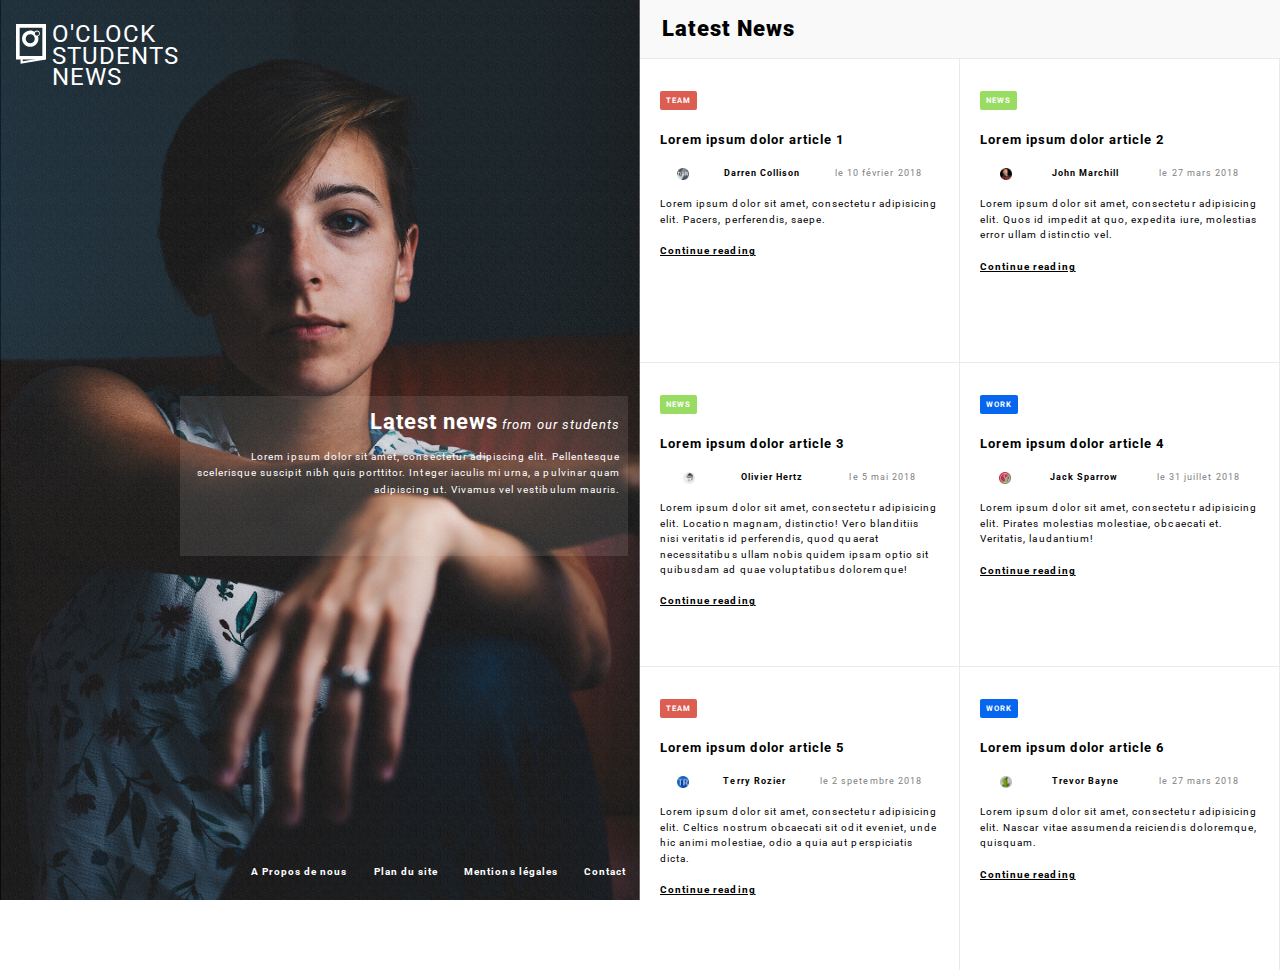
<file: index.html>
<!DOCTYPE html>
<html lang="fr">
<head>
    <meta charset="UTF-8">
    <meta http-equiv="X-UA-Compatible" content="IE=edge">
    <meta name="viewport" content="width=device-width, initial-scale=1.0">
    <link rel="stylesheet" href="./Assets/css/style.css">
    <title>O'CLOCK STUDENTS NEWS</title>
</head>
<body>

    <div class="wrapper home">
        <header class="left">
          <h1 class="left__title">O'Clock Students News</h1>
          <div class="left__paragraph">
            <h2 class="left__subtitle"><strong class="left__subtitle-strong">Latest news</strong> from our students</h2>
            <p class="left__paragraph-para">
              Lorem ipsum dolor sit amet, consectetur adipiscing elit. Pellentesque scelerisque suscipit nibh quis porttitor. Integer iaculis mi urna, a pulvinar quam adipiscing ut. Vivamus vel vestibulum mauris.
            </p>
          </div>
          <nav>
            <ul class="left__nav">
              <li class="left__nav-item"><a href="./Pages/about.html" class="left__nav-link">A Propos de nous</a></li>
              <li class="left__nav-item"><a href="./Pages/planDuSite.html" class="left__nav-link">Plan du site</a></li>
              <li class="left__nav-item"><a href="./Pages/mentionLegal.html" class="left__nav-link">Mentions légales</a></li>
              <li class="left__nav-item"><a href="./Pages/contact.html" class="left__nav-link">Contact</a></li>
            </ul>
          </nav>
        </header>
        <main class="right">
          <h2 class="right__title">Latest News</h2>
          <div class="posts">
            <article class="post">
              <a href="" class="post__category post__category-color-team">team</a>
              <h3 class="post__title">Lorem ipsum dolor article 1</h3>
              <div class="post__meta">
                <img class="post__author-icon" src="./Assets/images/icon-dar.png" alt="">
                <strong class="post__author">Darren Collison</strong>
                <time datetime="2018-03-27">le 10 février 2018</time>
              </div>
              <p class="post__para">Lorem ipsum dolor sit amet, consectetur adipisicing elit. Pacers, perferendis, saepe.</p>
              <a href="article.html" class="post__link">Continue reading</a>
            </article>
            <article class="post">
              <a href="" class="post__category post__category-color-news">news</a>
              <h3 class="post__title">Lorem ipsum dolor article 2</h3>
              <div class="post__meta">
                <img class="post__author-icon" src="./Assets/images/icon-john.png" alt="">
                <strong class="post__author">John Marchill</strong>
                <time datetime="2018-03-27">le 27 mars 2018</time>
              </div>
              <p class="post__para">Lorem ipsum dolor sit amet, consectetur adipisicing elit. Quos id impedit at quo, expedita iure, molestias error ullam distinctio vel.</p>
              <a href="" class="post__link">Continue reading</a>
            </article>
            <article class="post">
              <a href="" class="post__category post__category-color-news">news</a>
              <h3 class="post__title">Lorem ipsum dolor article 3</h3>
              <div class="post__meta">
                <img class="post__author-icon" src="./Assets/images/icon-ohz.png" alt="">
                <strong class="post__author">Olivier Hertz</strong>
                <time datetime="2018-03-27">le 5 mai 2018</time>
              </div>
              <p class="post__para">Lorem ipsum dolor sit amet, consectetur adipisicing elit. Location magnam, distinctio! Vero blanditiis nisi veritatis id perferendis, quod quaerat necessitatibus ullam nobis quidem ipsam optio sit quibusdam ad quae voluptatibus doloremque!</p>
              <a href="" class="post__link">Continue reading</a>
            </article>
            <article class="post">
              <a href="" class="post__category post__category-color-work">work</a>
              <h3 class="post__title">Lorem ipsum dolor article 4</h3>
              <div class="post__meta">
                <img class="post__author-icon" src="./Assets/images/icon-spr.png" alt="">
                <strong class="post__author">Jack Sparrow</strong>
                <time datetime="2018-03-27">le 31 juillet 2018</time>
              </div>
              <p class="post__para">Lorem ipsum dolor sit amet, consectetur adipisicing elit. Pirates molestias molestiae, obcaecati et. Veritatis, laudantium!</p>
              <a href="" class="post__link">Continue reading</a>
            </article>
            <article class="post">
              <a href="" class="post__category post__category-color-team">team</a>
              <h3 class="post__title">Lorem ipsum dolor article 5</h3>
              <div class="post__meta">
                <img class="post__author-icon" src="./Assets/images/icon-tr.png" alt="">
                <strong class="post__author">Terry Rozier</strong>
                <time datetime="2018-03-27">le 2 spetembre 2018</time>
              </div>
              <p class="post__para">Lorem ipsum dolor sit amet, consectetur adipisicing elit. Celtics nostrum obcaecati sit odit eveniet, unde hic animi molestiae, odio a quia aut perspiciatis dicta.</p>
              <a href="" class="post__link">Continue reading</a>
            </article>
            <article class="post">
              <a href="" class="post__category post__category-color-work">work</a>
              <h3 class="post__title">Lorem ipsum dolor article 6</h3>
              <div class="post__meta">
                <img class="post__author-icon" src="./Assets/images/icon-tre.png" alt="">
                <strong class="post__author">Trevor Bayne</strong>
                <time datetime="2018-03-27">le 27 mars 2018</time>
              </div>
              <p class="post__para">Lorem ipsum dolor sit amet, consectetur adipisicing elit. Nascar vitae assumenda reiciendis doloremque, quisquam.</p>
              <a href="" class="post__link">Continue reading</a>
            </article>
          </div>
        </main>
      </div>
</body>
</html>
</file>
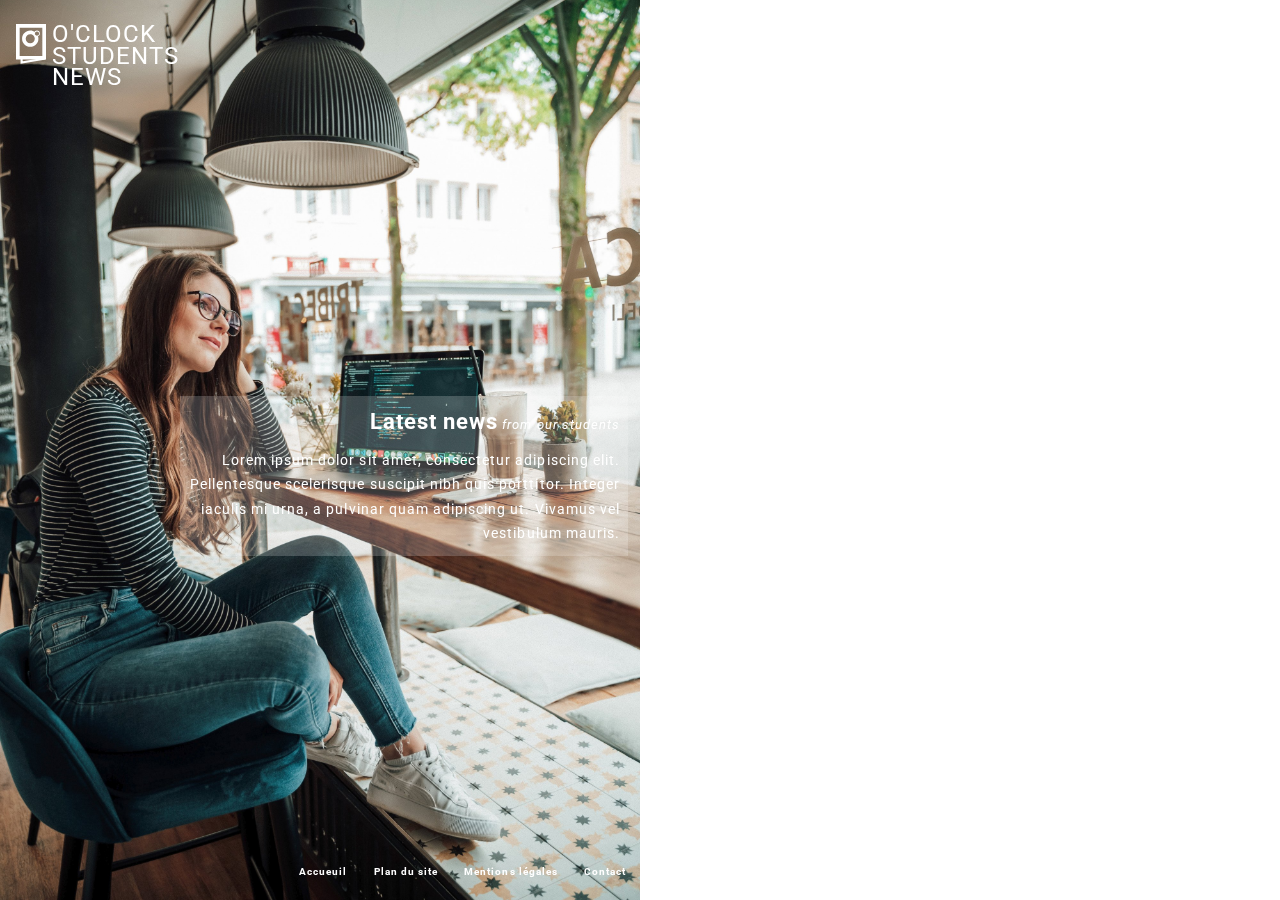
<file: Pages/about.html>
<!DOCTYPE html>
<html lang="fr">
<head>
    <meta charset="UTF-8">
    <meta name="viewport" content="width=device-width, initial-scale=1.0">
    <link rel="stylesheet" href="../Assets/css/style.css">
    <title>O'CLOCK STUDENTS NEWS</title>
</head>
<body>
    <div class="wrapper about">
        <header class="left">
            <h1 class="left__title">O'Clock Students News</h1>
            <div class="left__paragraph">
              <h2 class="left__subtitle"><strong class="left__subtitle-strong">Latest news</strong> from our students</h2>
              <p class="left__paragraph-para">
                Lorem ipsum dolor sit amet, consectetur adipiscing elit. Pellentesque scelerisque suscipit nibh quis porttitor. Integer iaculis mi urna, a pulvinar quam adipiscing ut. Vivamus vel vestibulum mauris.
              </p>
            </div>
            <nav>
              <ul class="left__nav">
                <li class="left__nav-item"><a href="./../index.html" class="left__nav-link">Accueuil</a></li>
                <li class="left__nav-item"><a href="./planDuSite.html" class="left__nav-link">Plan du site</a></li>
                <li class="left__nav-item"><a href="./mentionLegal.html" class="left__nav-link">Mentions légales</a></li>
                <li class="left__nav-item"><a href="./contact.html" class="left__nav-link">Contact</a></li>
              </ul>
            </nav>
          </header>
        <section class="right"></section>
    </div>
</body>
</html>
</file>
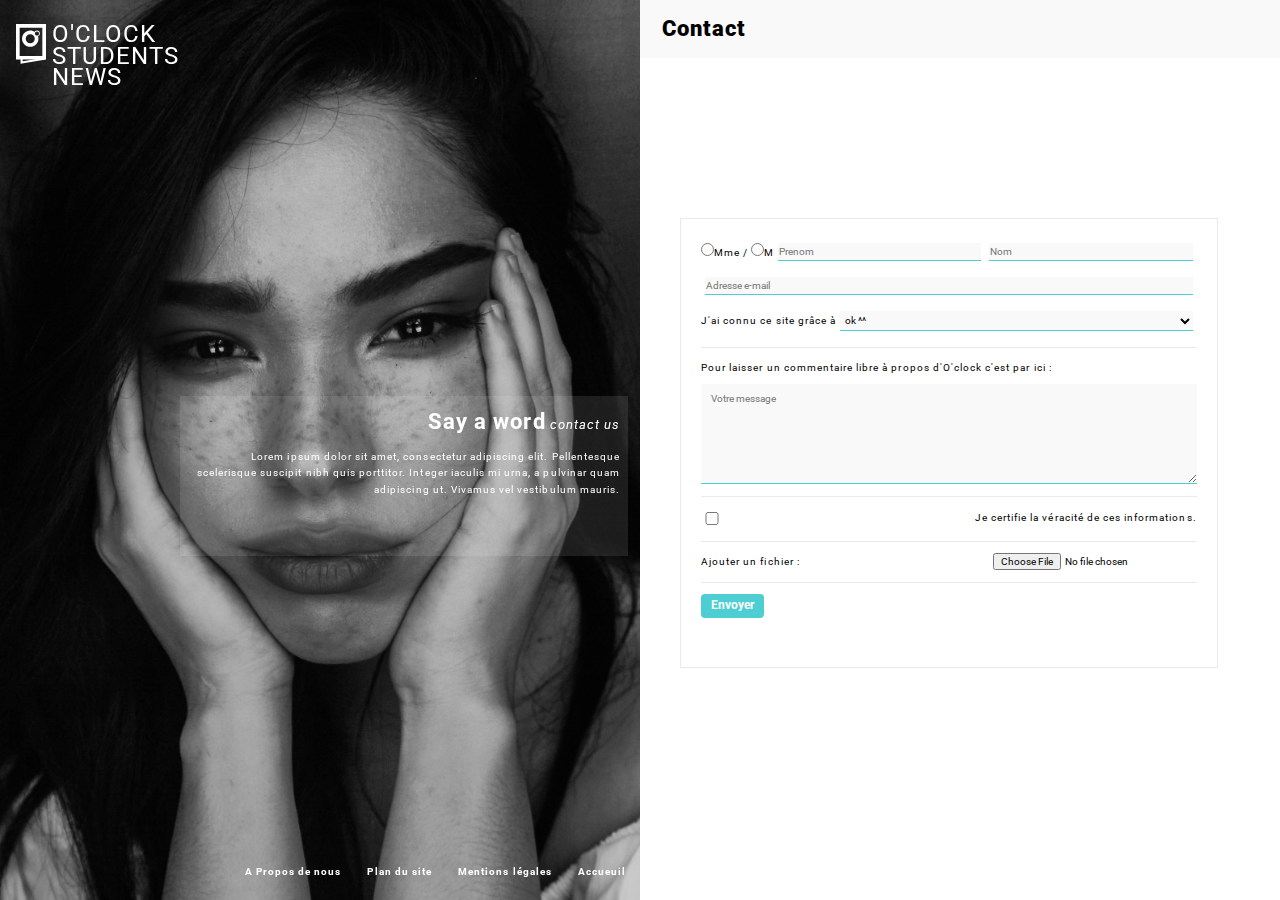
<file: Pages/contact.html>
<!DOCTYPE html>
<html lang="fr">
<head>
    <meta charset="UTF-8">
    <meta name="viewport" content="width=device-width, initial-scale=1.0">
    <link rel="stylesheet" href="./../Assets/css/style.css">
    <title>O'CLOCK STUDENTS NEWS</title>
</head>
<body>
    <div class="wrapper contact">
        <!-- emmet: header>h1+p+nav>ul>li*3>a -->
        <header class="left left--contact">
          <h1 class="left__title">O'Clock Students News</h1>
          <div class="left__paragraph">
            <h2 class="left__subtitle"><strong class="left__subtitle-strong">Say a word</strong> contact us</h2>
            <p class="left__paragraph-para">
              Lorem ipsum dolor sit amet, consectetur adipiscing elit. Pellentesque scelerisque suscipit nibh quis porttitor. Integer iaculis mi urna, a pulvinar quam adipiscing ut. Vivamus vel vestibulum mauris.
            </p>
          </div>
          <nav>
            <ul class="left__nav">
              <li class="left__nav-item"><a href="./about.html" class="left__nav-link">A Propos de nous</a></li>
              <li class="left__nav-item"><a href="./planDuSite.html" class="left__nav-link">Plan du site</a></li>
              <li class="left__nav-item"><a href="./mentionLegal.html" class="left__nav-link">Mentions légales</a></li>
              <li class="left__nav-item"><a href="./../index.html" class="left__nav-link">Accueuil</a></li>
            </ul>
          </nav>
        </header>
        <main class="right">
          <!-- emmet: h2+article*6>a+h3+div(img+strong+time)+p+a -->
          <h2 class="right__title">Contact</h2>
          <form action="url" method="post" class="contact-form">
              <div class="contact-form__row">
                  <div class="contact-form__row-labell">
                      <input type="radio" value="madame" id="mme" name="sexe"><label for="mme">Mme</label> /
                      <input type="radio" value="monsieur" id="m" name="sexe"><label for="m" >M</label>
                  </div>
                  <input type="text" id="prenom" placeholder="Prenom" class="contact-form__item">
                  <input type="text" id="nom" placeholder="Nom" class ="contact-form__item">
              </div>
              <div class="contact-form__row">
                  <input type="email" id="email" placeholder="Adresse e-mail" class ="contact-form__item">
              </div>
              <div class="contact-form__row contact-form__row--bottom">                
                  <label for="status">J'ai connu ce site grâce à</label>
                  <select size="1" name="Status" id="status" class="contact-form__item">
                      <option value="">ok ^^</option>
                      <option value="fb">Facebook</option>
                      <option value="twitter">Twitter</option>
                      <option value="google">Google</option>
                      <option value="bouche-a-oreilles">Bouche à oreilles</option>
                      <option value="jpp">JT de 13h de Jean-Pierre Pernault</option>
                      <option value="autre">Autre</option>
                  </select>
              </div>
              <div class="contact-form__row">
                  <label for="message" class="contact-form__label">Pour laisser un commentaire libre à propos d'O'clock c'est par ici :</label>                
              </div>
              <div class="contact-form__row contact-form__row--bottom">          
                      <textarea name="message" placeholder="Votre message" id="message" class="contact-form__item contact-form__item--textarea"></textarea> 
              </div>
              <div class="contact-form__row contact-form__row--bottom">
                  <input type="checkbox" name="certification" id="certification" class="contact-form__item contact-form__item--checkbox">
                  <label for="certification">Je certifie la véracité de ces informations.</label>
              </div>
              <div class="contact-form__row contact-form__row--bottom">
                  <label for="document">Ajouter un fichier :</label>&nbsp;
                  <input type="file" id="document" name="document">
              </div>
              
              <button class="contact-form__submit">Envoyer</button>
  
          </form>
        </main>
      </div>
  </body>
</body>
</html>
</file>
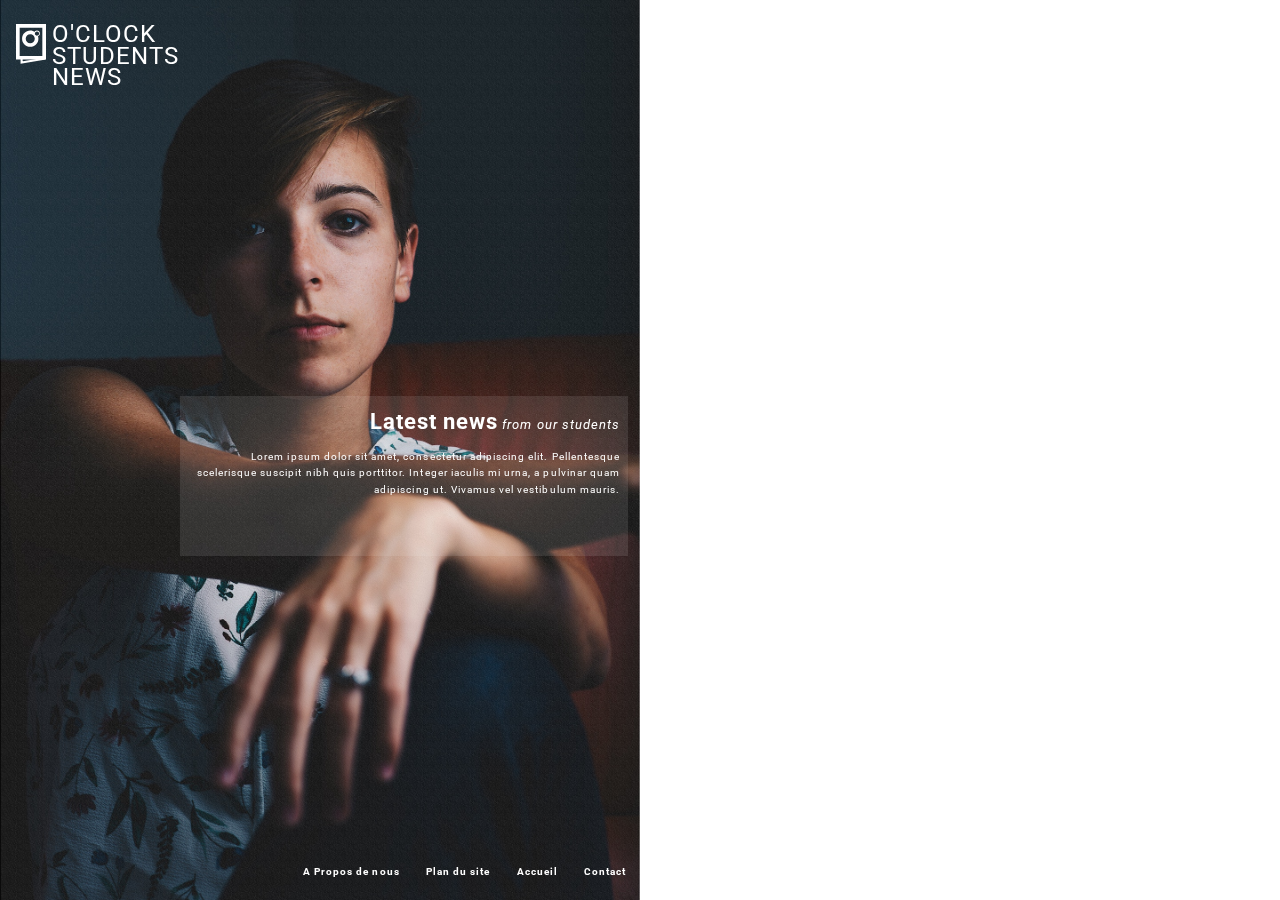
<file: Pages/mentionLegal.html>
<!DOCTYPE html>
<html lang="fr">
<head>
    <meta charset="UTF-8">
    <meta name="viewport" content="width=device-width, initial-scale=1.0">
    <link rel="stylesheet" href="../Assets/css/style.css">
    <title>O'CLOCK STUDENTS NEWS</title>
</head>
<body>
    <div class="wrapper mention">
        <header class="left">
            <h1 class="left__title">O'Clock Students News</h1>
            <div class="left__paragraph">
                <h2 class="left__subtitle"><strong class="left__subtitle-strong">Latest news</strong> from our students</h2>
                <p class="left__paragraph-para">
                    Lorem ipsum dolor sit amet, consectetur adipiscing elit. Pellentesque scelerisque suscipit nibh quis porttitor. Integer iaculis mi urna, a pulvinar quam adipiscing ut. Vivamus vel vestibulum mauris.
                </p>
            </div>

            <nav>
                <ul class="left__nav">
                    <li class="left__nav-item"><a href="./about.html" class="left__nav-link">A Propos de nous</a></li>
                    <li class="left__nav-item"><a href="./planDuSite.html" class="left__nav-link">Plan du site</a></li>
                    <li class="left__nav-item"><a href="./../index.html" class="left__nav-link">Accueil</a></li>
                    <li class="left__nav-item"><a href="./contact.html" class="left__nav-link">Contact</a></li>
                </ul>
            </nav>
        </header>
        <section class="right"></section>
    </div>
</body>
</html>
</file>
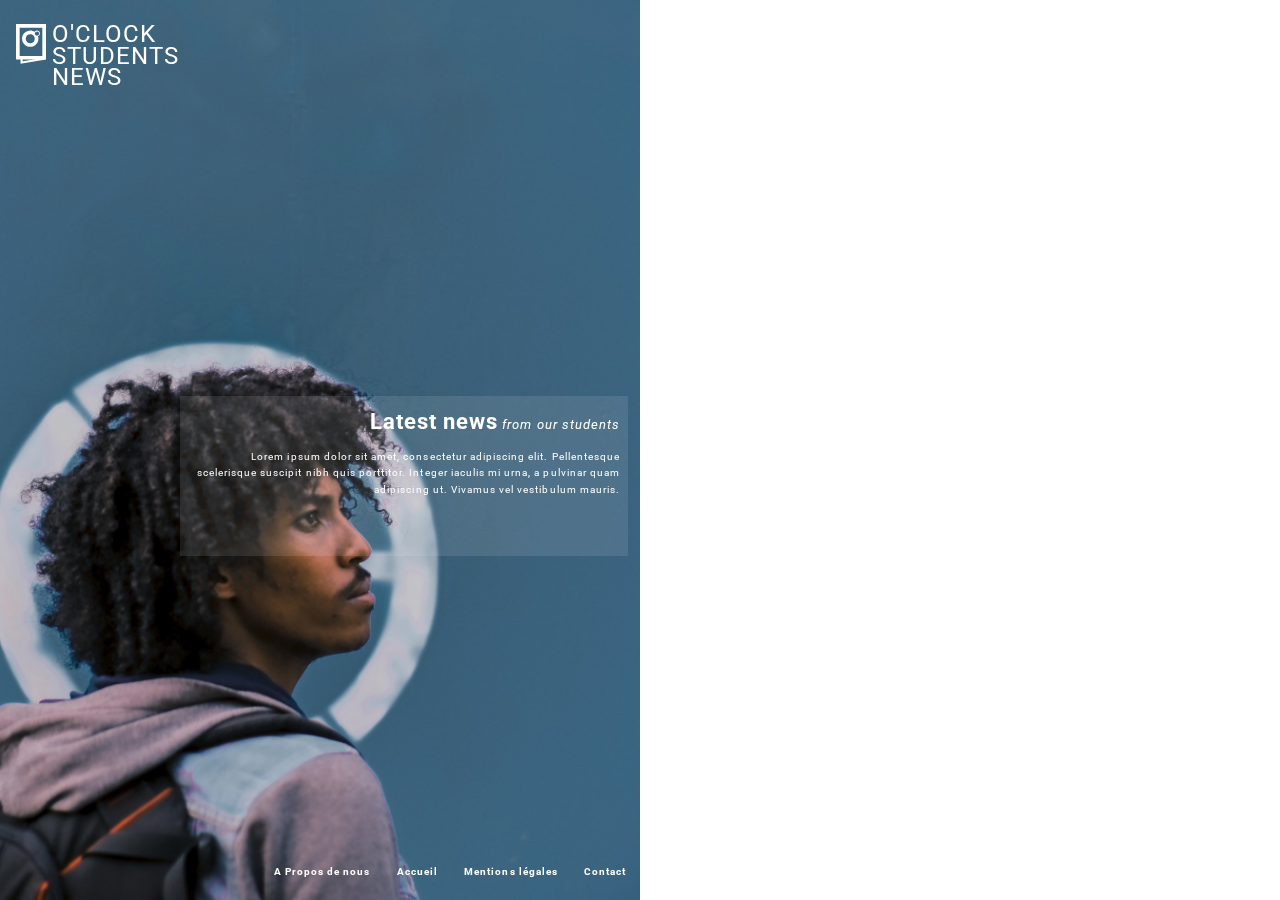
<file: Pages/planDuSite.html>
<!DOCTYPE html>
<html lang="fr">
<head>
    <meta charset="UTF-8">
    <meta name="viewport" content="width=device-width, initial-scale=1.0">
    <link rel="stylesheet" href="../Assets/css/style.css">
    <title>O'CLOCK STUDENTS NEWS</title>
</head>
<body>
    <div class="projet plan">
        <header class="left">
            <h1 class="left__title">O'Clock Students News</h1>
            <div class="left__paragraph">
                <h2 class="left__subtitle"><strong class="left__subtitle-strong">Latest news</strong> from our students</h2>
                <p class="left__paragraph-para">
                    Lorem ipsum dolor sit amet, consectetur adipiscing elit. Pellentesque scelerisque suscipit nibh quis porttitor. Integer iaculis mi urna, a pulvinar quam adipiscing ut. Vivamus vel vestibulum mauris.
                </p>
            </div>

            <nav>
                <ul class="left__nav">
                    <li class="left__nav-item"><a href="./about.html" class="left__nav-link">A Propos de nous</a></li>
                    <li class="left__nav-item"><a href="./../index.html" class="left__nav-link">Accueil</a></li>
                    <li class="left__nav-item"><a href="./mentionLegal.html" class="left__nav-link">Mentions légales</a></li>
                    <li class="left__nav-item"><a href="./contact.html" class="left__nav-link">Contact</a></li>
                </ul>
            </nav>
        </header>
        <section class="right"></section>
    </div>
</body>
</html>
</file>
<file: Assets/css/style.css>
@charset "UTF-8";
/*
0 - 600px:      Phone
600 - 900px:    Tablette 
900 - 1200px:   Tablette desktop
[1200 - 1800] est le style normal  application
1400px + :       desktop

$breakpoint  à choisir:
- phone
- tab-port
- desktop
- big-

ORDRE: Base + typography > general layout + grid > page layout > components
1em = 16px
*/
/*! normalize.css v8.0.1 | MIT License | github.com/necolas/normalize.css */
/* Document
   ========================================================================== */
/**
 * 1. Correct the line height in all browsers.
 * 2. Prevent adjustments of font size after orientation changes in iOS.
 */
@import url("https://fonts.googleapis.com/css2?family=Roboto:ital,wght@0,100;0,300;0,400;0,500;0,700;0,900;1,100;1,300;1,400;1,500;1,700;1,900&family=Shrikhand&display=swap");
html {
  line-height: 1.15; /* 1 */
  -webkit-text-size-adjust: 100%; /* 2 */
}

/* Sections
   ========================================================================== */
/**
 * Remove the margin in all browsers.
 */
body {
  margin: 0;
}

/**
 * Render the `main` element consistently in IE.
 */
main {
  display: block;
}

/**
 * Correct the font size and margin on `h1` elements within `section` and
 * `article` contexts in Chrome, Firefox, and Safari.
 */
h1 {
  font-size: 2em;
  margin: 0.67em 0;
}

/* Grouping content
   ========================================================================== */
/**
 * 1. Add the correct box sizing in Firefox.
 * 2. Show the overflow in Edge and IE.
 */
hr {
  box-sizing: content-box; /* 1 */
  height: 0; /* 1 */
  overflow: visible; /* 2 */
}

/**
 * 1. Correct the inheritance and scaling of font size in all browsers.
 * 2. Correct the odd `em` font sizing in all browsers.
 */
pre {
  font-family: monospace, monospace; /* 1 */
  font-size: 1em; /* 2 */
}

/* Text-level semantics
   ========================================================================== */
/**
 * Remove the gray background on active links in IE 10.
 */
a {
  background-color: transparent;
}

/**
 * 1. Remove the bottom border in Chrome 57-
 * 2. Add the correct text decoration in Chrome, Edge, IE, Opera, and Safari.
 */
abbr[title] {
  border-bottom: none; /* 1 */
  text-decoration: underline; /* 2 */
  -webkit-text-decoration: underline dotted;
          text-decoration: underline dotted; /* 2 */
}

/**
 * Add the correct font weight in Chrome, Edge, and Safari.
 */
b,
strong {
  font-weight: bolder;
}

/**
 * 1. Correct the inheritance and scaling of font size in all browsers.
 * 2. Correct the odd `em` font sizing in all browsers.
 */
code,
kbd,
samp {
  font-family: monospace, monospace; /* 1 */
  font-size: 1em; /* 2 */
}

/**
 * Add the correct font size in all browsers.
 */
small {
  font-size: 80%;
}

/**
 * Prevent `sub` and `sup` elements from affecting the line height in
 * all browsers.
 */
sub,
sup {
  font-size: 75%;
  line-height: 0;
  position: relative;
  vertical-align: baseline;
}

sub {
  bottom: -0.25em;
}

sup {
  top: -0.5em;
}

/* Embedded content
   ========================================================================== */
/**
 * Remove the border on images inside links in IE 10.
 */
img {
  border-style: none;
}

/* Forms
   ========================================================================== */
/**
 * 1. Change the font styles in all browsers.
 * 2. Remove the margin in Firefox and Safari.
 */
button,
input,
optgroup,
select,
textarea {
  font-family: inherit; /* 1 */
  font-size: 100%; /* 1 */
  line-height: 1.15; /* 1 */
  margin: 0; /* 2 */
}

/**
 * Show the overflow in IE.
 * 1. Show the overflow in Edge.
 */
button,
input { /* 1 */
  overflow: visible;
}

/**
 * Remove the inheritance of text transform in Edge, Firefox, and IE.
 * 1. Remove the inheritance of text transform in Firefox.
 */
button,
select { /* 1 */
  text-transform: none;
}

/**
 * Correct the inability to style clickable types in iOS and Safari.
 */
button,
[type=button],
[type=reset],
[type=submit] {
  -webkit-appearance: button;
}

/**
 * Remove the inner border and padding in Firefox.
 */
button::-moz-focus-inner,
[type=button]::-moz-focus-inner,
[type=reset]::-moz-focus-inner,
[type=submit]::-moz-focus-inner {
  border-style: none;
  padding: 0;
}

/**
 * Restore the focus styles unset by the previous rule.
 */
button:-moz-focusring,
[type=button]:-moz-focusring,
[type=reset]:-moz-focusring,
[type=submit]:-moz-focusring {
  outline: 1px dotted ButtonText;
}

/**
 * Correct the padding in Firefox.
 */
fieldset {
  padding: 0.35em 0.75em 0.625em;
}

/**
 * 1. Correct the text wrapping in Edge and IE.
 * 2. Correct the color inheritance from `fieldset` elements in IE.
 * 3. Remove the padding so developers are not caught out when they zero out
 *    `fieldset` elements in all browsers.
 */
legend {
  box-sizing: border-box; /* 1 */
  color: inherit; /* 2 */
  display: table; /* 1 */
  max-width: 100%; /* 1 */
  padding: 0; /* 3 */
  white-space: normal; /* 1 */
}

/**
 * Add the correct vertical alignment in Chrome, Firefox, and Opera.
 */
progress {
  vertical-align: baseline;
}

/**
 * Remove the default vertical scrollbar in IE 10+.
 */
textarea {
  overflow: auto;
}

/**
 * 1. Add the correct box sizing in IE 10.
 * 2. Remove the padding in IE 10.
 */
[type=checkbox],
[type=radio] {
  box-sizing: border-box; /* 1 */
  padding: 0; /* 2 */
}

/**
 * Correct the cursor style of increment and decrement buttons in Chrome.
 */
[type=number]::-webkit-inner-spin-button,
[type=number]::-webkit-outer-spin-button {
  height: auto;
}

/**
 * 1. Correct the odd appearance in Chrome and Safari.
 * 2. Correct the outline style in Safari.
 */
[type=search] {
  -webkit-appearance: textfield; /* 1 */
  outline-offset: -2px; /* 2 */
}

/**
 * Remove the inner padding in Chrome and Safari on macOS.
 */
[type=search]::-webkit-search-decoration {
  -webkit-appearance: none;
}

/**
 * 1. Correct the inability to style clickable types in iOS and Safari.
 * 2. Change font properties to `inherit` in Safari.
 */
::-webkit-file-upload-button {
  -webkit-appearance: button; /* 1 */
  font: inherit; /* 2 */
}

/* Interactive
   ========================================================================== */
/*
 * Add the correct display in Edge, IE 10+, and Firefox.
 */
details {
  display: block;
}

/*
 * Add the correct display in all browsers.
 */
summary {
  display: list-item;
}

/* Misc
   ========================================================================== */
/**
 * Add the correct display in IE 10+.
 */
template {
  display: none;
}

/**
 * Add the correct display in IE 10.
 */
[hidden] {
  display: none;
}

/* http://meyerweb.com/eric/tools/css/reset/ 
   v2.0 | 20110126
   License: none (public domain)
*/
html, body, div, span, applet, object, iframe,
h1, h2, h3, h4, h5, h6, p, blockquote, pre,
a, abbr, acronym, address, big, cite, code,
del, dfn, em, img, ins, kbd, q, s, samp,
small, strike, strong, sub, sup, tt, var,
b, u, i, center,
dl, dt, dd, ol, ul, li,
fieldset, form, label, legend,
table, caption, tbody, tfoot, thead, tr, th, td,
article, aside, canvas, details, embed,
figure, figcaption, footer, header, hgroup,
menu, nav, output, ruby, section, summary,
time, mark, audio, video {
  margin: 0;
  padding: 0;
  border: 0;
  font-size: 100%;
  font: inherit;
  vertical-align: baseline;
}

/* HTML5 display-role reset for older browsers */
article, aside, details, figcaption, figure,
footer, header, hgroup, menu, nav, section {
  display: block;
}

body {
  line-height: 1;
}

ol, ul {
  list-style: none;
}

blockquote, q {
  quotes: none;
}

blockquote:before, blockquote:after,
q:before, q:after {
  content: "";
  content: none;
}

table {
  border-collapse: collapse;
  border-spacing: 0;
}

body, a {
  line-height: 1.7;
  color: #000;
  font-size: 0.8rem;
  font-family: "Roboto", serif, sans-serif;
  font-weight: 100;
}

.big-title {
  font-size: 3rem;
  font-family: "Shrikhand", cursive, serif, sans-serif;
}

.title {
  font-size: 2.7rem;
}

h2 {
  font-family: "Roboto", serif, sans-serif;
  padding: 1rem 0;
  font-weight: 900;
}

h3,
h4 {
  font-family: "Roboto", serif, sans-serif;
  font-weight: 700;
}

.footer__title {
  font-family: "Shrikhand", cursive, serif, sans-serif;
  font-weight: 400;
}

*,
*::after,
*::before {
  margin: 0;
  padding: 0;
  box-sizing: inherit;
}

html {
  font-family: "Roboto", serif, sans-serif;
  font-size: 62.5%;
}
@media only screen and (min-width: 56.25em) {
  html {
    font-size: 50%;
  }
}
@media only screen and (min-width: 112.5em) {
  html {
    font-size: 75%;
  }
}

body {
  font-weight: 400;
  line-height: 1.7;
  box-sizing: border-box;
  letter-spacing: 0.13rem;
}

a {
  text-decoration: none;
  color: #000;
  cursor: pointer;
  font-size: 1.2rem;
}

img {
  max-width: 100%;
  width: auto;
  height: auto;
  -o-object-fit: cover;
     object-fit: cover;
}

.projet {
  display: flex;
}

.left {
  width: 50%;
  height: 100vh;
  color: #fff;
  position: fixed;
  display: flex;
  flex-direction: column;
  background-size: cover;
  background-position: center;
  background-repeat: no-repeat;
  justify-content: space-between;
  align-items: flex-end;
}
.left__title {
  text-transform: uppercase;
  font-size: 3rem;
  max-width: 10rem;
  line-height: 0.9;
  margin: 3rem 0 0 2rem;
  padding-left: 4.5rem;
  background-image: url(../images/onews.svg);
  background-repeat: no-repeat;
  background-size: 30px;
  align-self: flex-start;
}
.left__paragraph {
  width: 70%;
  height: 20rem;
  padding: 0 1rem 3rem;
  font-size: 0.9em;
  text-align: right;
  margin-right: 1.5rem;
  background-color: rgba(255, 255, 255, 0.1);
}
.left__paragraph-para {
  letter-spacing: 5;
  font-size: 1.2rem;
}
.left__subtitle {
  font-style: italic;
  font-size: 1.6rem;
  font-weight: 400;
}
.left__subtitle-strong {
  font-style: normal;
  font-size: 2.7rem;
  font-weight: 700;
}
.left__nav {
  list-style-type: none;
}
.left__nav-item {
  display: inline-block;
  margin: 0 0.5rem 2.5rem 0;
}
.left__nav-link {
  font-size: 1.2rem;
  color: white;
  padding: 0.5em 1em;
  font-weight: 700;
}
.left__nav-link:hover {
  color: inherit;
  text-decoration: none;
  background-color: rgba(0, 0, 0, 0.4); /* 0.4 = transparence => 1=opaque, 0=transparent */
  border-radius: 6px;
}

.contact-form {
  border: 1px solid #eaeaea;
  padding: 2.5rem;
  margin: 20rem 5rem;
  height: 50vh;
  width: 42vw;
  font-size: 1.2rem;
}

.contact-form__row {
  display: flex;
  justify-content: space-between;
  align-items: center;
  margin-bottom: 1rem;
}

.contact-form__row--bottom {
  border-bottom: 1px solid #eaeaea;
  padding-bottom: 1.5rem;
  margin-bottom: 1.4rem;
}

.contact-form__label {
  width: 1.3rem;
  /* très petit, mais c'est un choix car [voir ligne suivante] */
  flex: 1;
  /* permet de dire aux items de s'agrandir en "récupérant" les espaces vides */
}

.contact-form__item {
  width: 10px;
  /* très petit, mais c'est un choix car [voir ligne suivante] */
  flex: 1;
  /* permet de dire aux items de s'agrandir en "récupérant" les espaces vides */
  background-color: #f9f9f9;
  border: 0;
  border-bottom: 1px solid #4cced3;
  padding: 3px 1px;
  margin: 4px;
}

.contact-form__item--textarea {
  height: 100px;
  padding: 1em;
  margin: 0;
}

.contact-form__item--checkbox {
  flex: 0 1 auto;
  /* je retire le flex-grow pour cet item */
  width: 1.5em;
}

.contact-form__submit {
  background-color: #4cced3;
  color: white;
  font-weight: 700;
  padding: 5px 10px;
  border-radius: 4px;
  border: 0;
  font-size: 1.2em;
}

.right {
  width: 50%;
  margin-left: 50%;
}
.right__title {
  font-size: 2.7rem;
  padding: 0.5em 1em;
  margin: 0;
  background-color: #f9f9f9;
}

.big-title {
  margin: 1rem;
  display: flex;
  align-content: center;
  width: 7rem;
  padding-top: 2rem;
  padding-left: 2.5rem;
}
.big-title__img {
  height: 5rem;
  width: 5rem;
  margin-right: 2rem;
  margin-top: 1rem;
}

.posts {
  display: flex;
  flex-wrap: wrap;
}

.post {
  width: 50%;
  height: 38rem;
  padding: 4rem 2.5rem 2.5rem;
  border-top: 1px solid #eaeaea;
  border-right: 1px solid #eaeaea;
  font-size: 1.2rem;
  letter-spacing: 1;
  line-height: 1.6;
  /* Modifiers sur les catégories */
}
.post__title {
  font-size: 1.6rem;
  margin: 2rem 0;
}
.post__para {
  margin: 2rem 0;
}
.post-single {
  width: 100%;
}
.post__meta {
  font-size: 0.9em;
  color: grey;
  margin: 0.625em 0;
  display: flex;
  justify-content: space-around;
  align-items: center;
}
.post__author {
  color: black;
  font-weight: 700;
}
.post__author-icon {
  width: 1.4em;
}
.post__link {
  font-weight: bold;
  text-decoration: underline;
}
.post__link:hover {
  text-decoration: none;
}
.post__category {
  display: inline-block;
  text-transform: uppercase;
  color: white;
  border-radius: 2px;
  text-align: center;
  font-size: 0.8em;
  font-weight: 700;
  padding: 3px 6px;
  background-color: darkgrey;
  margin-bottom: 0.5em;
}
.post__category-color-team {
  background-color: #dc5e53;
}
.post__category-color-news {
  background-color: #98dc62;
}
.post__category-color-work {
  background-color: #0766f0;
}
.post__category:hover {
  color: rgba(255, 255, 255, 0.9);
  text-decoration: none;
}

.navigation__nav {
  display: flex;
  justify-content: end;
  width: 80%;
}
.navigation__nav-navbar a {
  color: #fff;
  text-align: end;
}

.about .left {
  background-image: url(/Assets/images/nicole.jpg);
}
.about .left__paragraph {
  background-color: rgba(255, 255, 255, 0.2);
}
.about .left__paragraph-para {
  font-size: 1.8rem;
}

.contact .left {
  background-image: url(/Assets/images/face.jpg);
}

.mention .left {
  background-image: url(/Assets/images/student.jpg);
}

.plan .left {
  background-image: url(/Assets/images/gabriel.jpg);
}

.home .left {
  background-image: url(/Assets/images/student.jpg);
}/*# sourceMappingURL=style.css.map */
</file>
